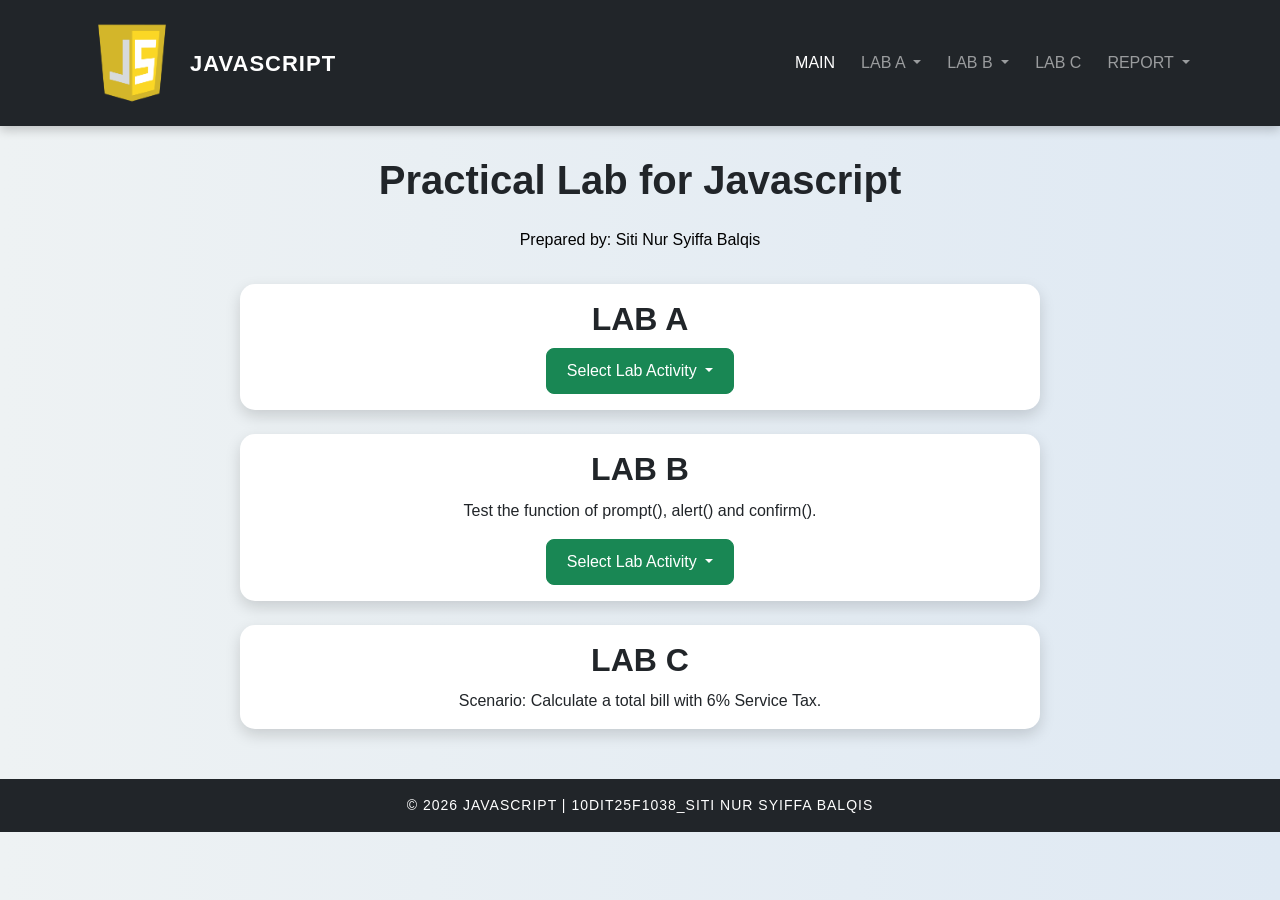
<file: index.html>
<!DOCTYPE html>
<html lang="en">

<head>
    <meta charset="UTF-8">
    <meta name="viewport" content="width=device-width, initial-scale=1.0">
    <title>JAVASCRIPT</title>

    <link href="https://cdn.jsdelivr.net/npm/bootstrap@5.3.8/dist/css/bootstrap.min.css" rel="stylesheet">

    <link rel="stylesheet" href="styles.css">
</head>

<body>

    <!-- Navbar -->
    <header>
        <nav class="navbar navbar-expand-lg navbar-dark bg-dark">
            <div class="container">

                <a class="navbar-brand d-flex align-items-center" href="index.html">
                    <img src="../IMG/javascript.webp" width="100" class="me-2"><span>JAVASCRIPT</span>
                </a>

                <button class="navbar-toggler" data-bs-toggle="collapse" data-bs-target="#menu">
                    <span class="navbar-toggler-icon"></span>
                </button>

                <!-- Main Page -->
                <div class="collapse navbar-collapse" id="menu">
                    <ul class="navbar-nav ms-auto">
                        <li class="nav-item"><a class="nav-link active" href="index.html">MAIN</a>
                        </li>

                        <!-- Lab A -->
                        <li class="nav-item dropdown">
                            <a class="nav-link dropdown-toggle" href="#" role="button" data-bs-toggle="dropdown"
                                aria-expanded="false">
                                LAB A
                            </a>
                            <ul class="dropdown-menu">
                                <li><a class="dropdown-item" href="Lab_1A.html">A-1</a></li>
                                <li><a class="dropdown-item" href="Lab_2A.html">A-2</a></li>
                                <li><a class="dropdown-item" href="Lab_3A.html">A-3</a></li>
                            </ul>
                        </li>

                        <!-- Lab B -->
                        <li class="nav-item dropdown">
                            <a class="nav-link dropdown-toggle" href="#" role="button" data-bs-toggle="dropdown"
                                aria-expanded="false">
                                LAB B
                            </a>
                            <ul class="dropdown-menu">
                                <li><a class="dropdown-item" href="Lab_1B.html">B-1</a></li>
                                <li><a class="dropdown-item" href="Lab_2B.html">B-2</a></li>
                            </ul>
                        </li>

                        <!-- Lab C -->
                        <li class="nav-item"><a class="nav-link" href="Lab_C.html">LAB C</a>
                        </li>

                        <!-- Report -->
                        <li class="nav-item dropdown">
                            <a class="nav-link dropdown-toggle" href="#" role="button" data-bs-toggle="dropdown"
                                aria-expanded="false">
                                REPORT
                            </a>
                            <ul class="dropdown-menu">
                                <li><a class="dropdown-item" href="../REPORT/Report_Lab_1A.pdf" target="_blank">LAB
                                        A-1</a></li>
                                <li><a class="dropdown-item" href="../REPORT/Report_Lab_2A.pdf" target="_blank">LAB
                                        A-2</a></li>
                                <li><a class="dropdown-item" href="../REPORT/Report_Lab_B.pdf" target="_blank">LAB B</a>
                                </li>
                                <li><a class="dropdown-item" href="../REPORT/Report_Lab_C.pdf" target="_blank">LAB C</a>
                                </li>
                            </ul>
                        </li>
                    </ul>
                </div>
            </div>
        </nav>
    </header>

    <h1 class="text-center">Practical Lab for Javascript</h1>
    <p class="text-black text-center p-3">Prepared by: Siti Nur Syiffa Balqis</p>

    <div class="d-flex flex-column align-items-center mt-1">
        <!-- LAB A -->
        <div class="card mb-4" style="width: 50rem;">
            <div class="card-body text-center">
                <h2 class="card-title">LAB A</h2>

                <div class="dropdown">
                    <button class="btn btn-success dropdown-toggle" type="button" data-bs-toggle="dropdown">
                        Select Lab Activity
                    </button>
                    <ul class="dropdown-menu">
                        <li><a class="dropdown-item" href="Lab_1A.html" target="_blank">A-1</a></li>
                        <li><a class="dropdown-item" href="Lab_2A.html" target="_blank">A-2</a></li>
                        <li><a class="dropdown-item" href="Lab_3A.html" target="_blank">A-3</a></li>
                    </ul>
                </div>

            </div>
        </div>

        <!-- LAB B -->
        <div class="card mb-4" style="width: 50rem;">
            <div class="card-body text-center">
                <h2 class="card-title">LAB B</h2>
                <p class="card-text">Test the function of prompt(), alert() and confirm().</p>

                <div class="dropdown">
                    <button class="btn btn-success dropdown-toggle" type="button" data-bs-toggle="dropdown">
                        Select Lab Activity
                    </button>
                    <ul class="dropdown-menu">
                        <li><a class="dropdown-item" href="Lab_1B.html" target="_blank">B-1</a></li>
                        <li><a class="dropdown-item" href="Lab_2B.html" target="_blank">B-2</a></li>
                    </ul>
                </div>

            </div>
        </div>

        <!-- box 3 -->
        <a href="Lab_C.html" style="text-decoration: none; color: inherit;">
            <div class="card" style="width: 50rem;">
                <div class="card-body text-center">
                    <h2 class="card-title">LAB C</h2>
                    <p class="card-text">Scenario: Calculate a total bill with 6% Service Tax.</p>
                </div>
            </div>
        </a>

        <!-- footer -->
        <footer class="bg-dark text-white text-center p-3 w-100">
            © 2026 JAVASCRIPT | 10DIT25F1038_SITI NUR SYIFFA BALQIS
        </footer>

        <script src="https://cdn.jsdelivr.net/npm/bootstrap@5.3.8/dist/js/bootstrap.bundle.min.js"></script>
</body>

</html>
</file>
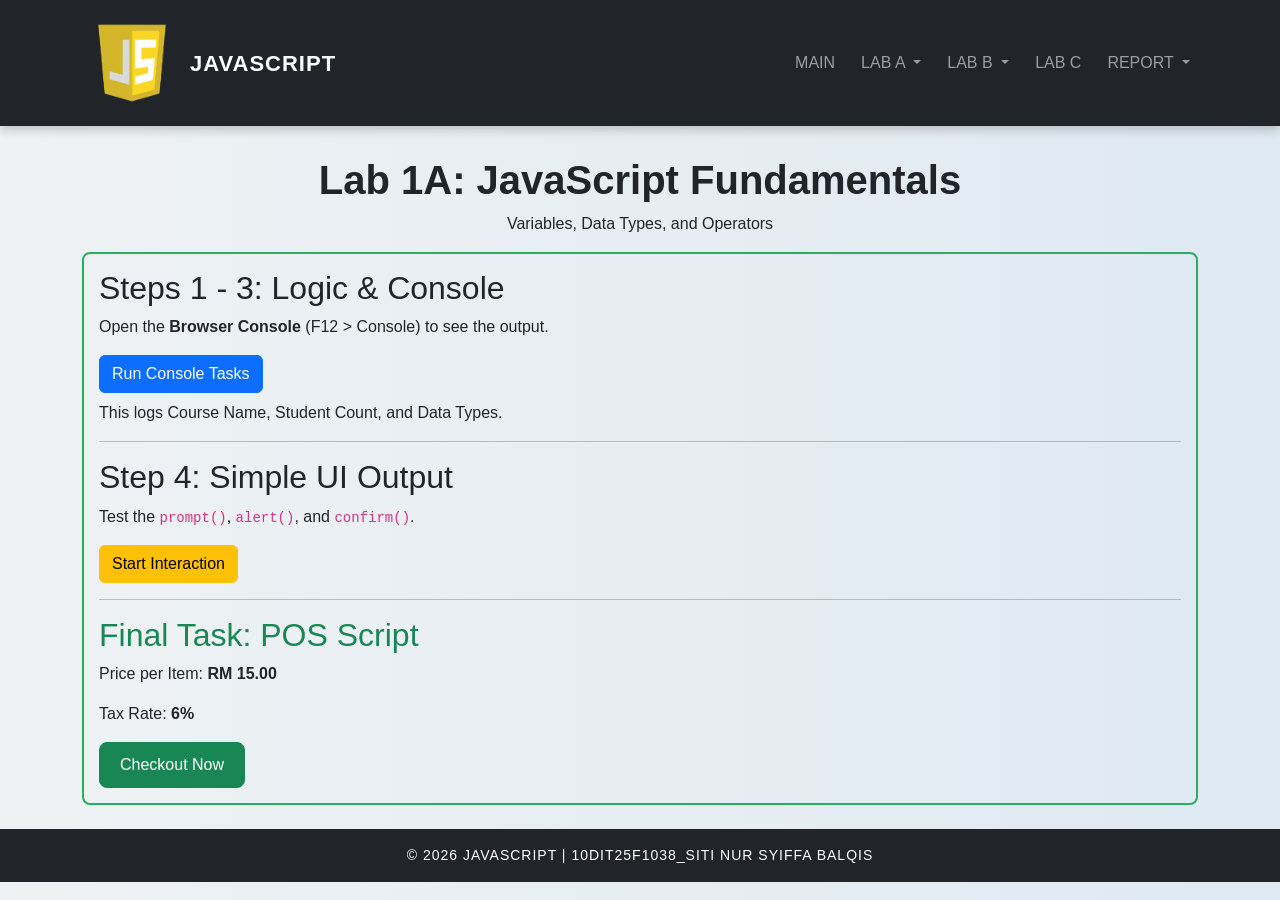
<file: Lab_1A.html>
<!DOCTYPE html>
<html lang="en">

<head>
    <meta charset="UTF-8">
    <meta name="viewport" content="width=device-width, initial-scale=1.0">
    <title>JavaScript Fundamentals</title>

    <link href="https://cdn.jsdelivr.net/npm/bootstrap@5.3.8/dist/css/bootstrap.min.css" rel="stylesheet">

    <link rel="stylesheet" href="styles.css">
</head>

<body>

    <!-- Navbar -->
    <header>
        <nav class="navbar navbar-expand-lg navbar-dark bg-dark">
            <div class="container">

                <a class="navbar-brand d-flex align-items-center" href="index.html">
                    <img src="javascript.webp" width="100" class="me-2"><span>JAVASCRIPT</span>
                </a>

                <button class="navbar-toggler" data-bs-toggle="collapse" data-bs-target="#menu">
                    <span class="navbar-toggler-icon"></span>
                </button>

                <!-- Main Page -->
                <div class="collapse navbar-collapse" id="menu">
                    <ul class="navbar-nav ms-auto">
                        <li class="nav-item"><a class="nav-link" href="index.html">MAIN</a>
                        </li>

                        <!-- Lab A -->
                        <li class="nav-item dropdown">
                            <a class="nav-link dropdown-toggle" href="#" role="button" data-bs-toggle="dropdown"
                                aria-expanded="false">
                                LAB A
                            </a>
                            <ul class="dropdown-menu">
                                <li><a class="dropdown-item active" href="Lab_1A.html">A-1</a></li>
                                <li><a class="dropdown-item" href="Lab_2A.html">A-2</a></li>
                                <li><a class="dropdown-item" href="Lab_3A.html">A-3</a></li>
                            </ul>
                        </li>

                        <!-- Lab B -->
                        <li class="nav-item dropdown">
                            <a class="nav-link dropdown-toggle" href="#" role="button" data-bs-toggle="dropdown"
                                aria-expanded="false">
                                LAB B
                            </a>
                            <ul class="dropdown-menu">
                                <li><a class="dropdown-item" href="Lab_1B.html">B-1</a></li>
                                <li><a class="dropdown-item" href="Lab_2B.html">B-2</a></li>
                            </ul>
                        </li>

                        <!-- Lab C -->
                        <li class="nav-item"><a class="nav-link" href="Lab_C.html">LAB C</a>
                        </li>

                        <!-- Report -->
                        <li class="nav-item dropdown">
                            <a class="nav-link dropdown-toggle" href="#" role="button" data-bs-toggle="dropdown"
                                aria-expanded="false">
                                REPORT
                            </a>
                            <ul class="dropdown-menu">
                                <li><a class="dropdown-item" href="Report_Lab_1A.pdf" target="_blank">LAB
                                        A-1</a></li>
                                <li><a class="dropdown-item" href="Report_Lab_2A.pdf" target="_blank">LAB
                                        A-2</a></li>
                                <li><a class="dropdown-item" href="Report_Lab_B.pdf" target="_blank">LAB B</a>
                                </li>
                                <li><a class="dropdown-item" href="Report_Lab_C.pdf" target="_blank">LAB C</a>
                                </li>
                            </ul>
                        </li>
                    </ul>
                </div>
            </div>
        </nav>
    </header>

    <!-- Lab Content -->
    <div class="container mt-4">

        <header>
            <h1 class="text-center">Lab 1A: JavaScript Fundamentals</h1>
            <p class="text-center">Variables, Data Types, and Operators</p>
        </header>

        <section class="lab-card" style="border:2px solid #27ae60; padding:15px; border-radius:8px">
            <h2>Steps 1 - 3: Logic & Console</h2>
            <p>Open the <strong>Browser Console</strong> (F12 > Console) to see the output.</p>
            <button class="btn btn-primary" onclick="runConsoleTasks()">Run Console Tasks</button>
            <p class="mt-2">This logs Course Name, Student Count, and Data Types.</p>
            <hr>
            <h2>Step 4: Simple UI Output</h2>
            <p>Test the <code>prompt()</code>, <code>alert()</code>, and <code>confirm()</code>.</p>
            <button class="btn btn-warning" onclick="runInteraction()">Start Interaction</button>
            <hr>
            <h2 class="text-success">Final Task: POS Script</h2>
            <p>Price per Item: <strong>RM 15.00</strong></p>
            <p>Tax Rate: <strong>6%</strong></p>

            <button class="btn btn-success" onclick="runPOS()">Checkout Now</button>

        </section>

    </div>

    <!-- Footer -->
    <footer class="bg-dark text-white text-center p-3 mt-4">
        © 2026 JAVASCRIPT | 10DIT25F1038_SITI NUR SYIFFA BALQIS
    </footer>

    <script>

        function runConsoleTasks() {

            const courseName = "Web Design Technology";
            let studentCount = 30;
            let isLabFinished = false;

            console.log("--- Step 1: Variables ---");
            console.log("Course:", courseName);
            console.log("Initial Students:", studentCount);

            let x = 10;
            let y = 3;

            console.log("--- Step 2: Arithmetic ---");
            console.log("Addition (10+3):", x + y);
            console.log("Remainder (10%3):", x % y);

            console.log("--- Step 3: Data Types ---");
            console.log("Type of courseName:", typeof courseName);
            console.log("Type of studentCount:", typeof studentCount);
            console.log("Type of isLabFinished:", typeof isLabFinished);

            alert("Check the console (F12)");

        }

        function runInteraction() {

            let username = prompt("What is your name?");

            if (username) {

                alert("Welcome to JS Lab, " + username + "!");

                let proceed = confirm("Do you want to start the lab?");
                console.log("User wants to proceed:", proceed);

            }

        }

        function runPOS() {

            const pricePerItem = 15;
            const taxRate = 0.06;

            let quantity = prompt("How many items do you want to buy?");

            if (quantity !== null && quantity !== "") {

                let qtyNumber = parseInt(quantity);

                if (!isNaN(qtyNumber) && qtyNumber > 0) {

                    let subtotal = pricePerItem * qtyNumber;
                    let totalTax = subtotal * taxRate;
                    let finalBill = subtotal + totalTax;

                    alert(
                        "Order Summary\n\n" +
                        "Quantity: " + qtyNumber + "\n" +
                        "Subtotal: RM " + subtotal.toFixed(2) + "\n" +
                        "Tax (6%): RM " + totalTax.toFixed(2) + "\n\n" +
                        "Total: RM " + finalBill.toFixed(2)
                    );

                } else {
                    alert("Invalid input");
                }

            }

        }

    </script>

    <script src="https://cdn.jsdelivr.net/npm/bootstrap@5.3.8/dist/js/bootstrap.bundle.min.js"></script>

</body>

</html>
</file>
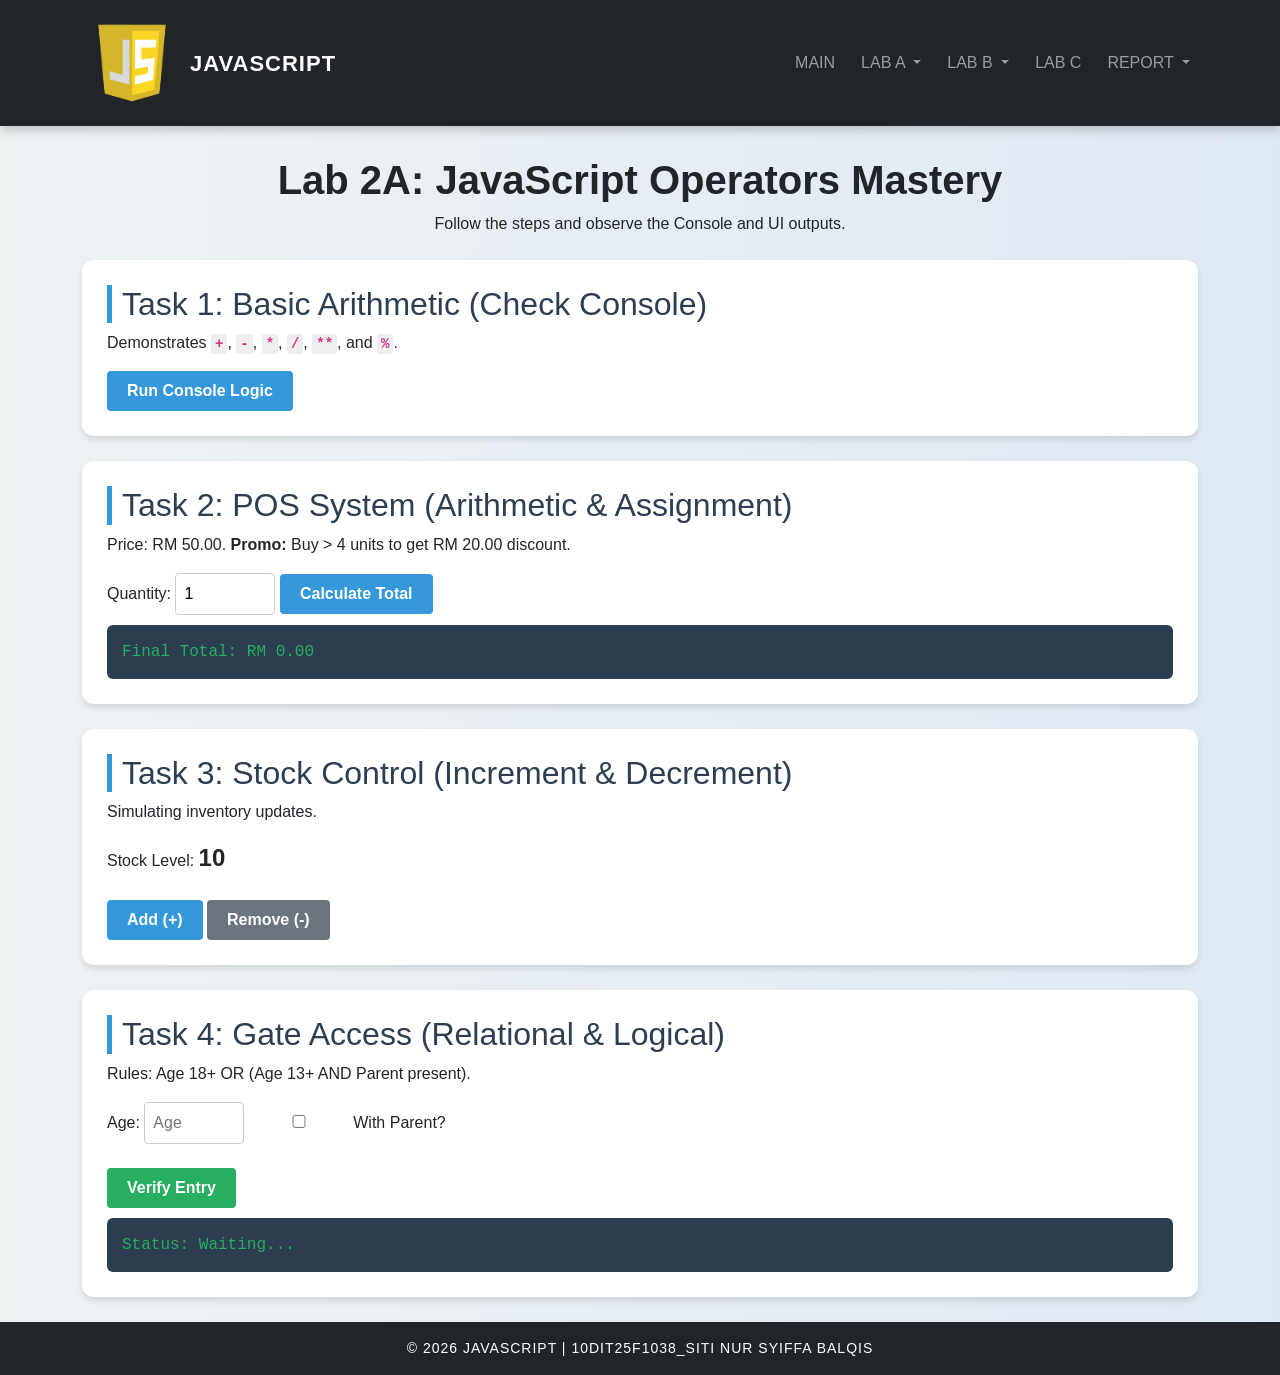
<file: Lab_2A.html>
<!DOCTYPE html>
<html lang="en">

<head>
    <meta charset="UTF-8">
    <meta name="viewport" content="width=device-width, initial-scale=1.0">
    <title>JavaScript Operators Mastery</title>

    <!-- Bootstrap CSS -->
    <link href="https://cdn.jsdelivr.net/npm/bootstrap@5.3.8/dist/css/bootstrap.min.css" rel="stylesheet">

    <link rel="stylesheet" href="styles.css">

    <style>
        section {
            background: white;
            padding: 25px;
            border-radius: 12px;
            margin-bottom: 25px;
            box-shadow: 0 4px 6px rgba(0, 0, 0, 0.1);
        }

        h2 {
            color: #2c3e50;
            border-left: 5px solid #3498db;
            padding-left: 10px;
            margin-top: 0;
        }

        .output-box {
            background: #2c3e50;
            color: #27ae60;
            padding: 15px;
            border-radius: 6px;
            font-family: 'Courier New', monospace;
            margin-top: 10px;
        }

        .short-note {
            background: #fff3cd;
            color: #856404;
            padding: 15px;
            border-radius: 6px;
            margin-top: 15px;
            border-left: 5px solid #ffc107;
            display: none;
            font-size: 0.9rem;
        }

        input {
            padding: 8px;
            width: 100px;
            border-radius: 4px;
            border: 1px solid #ccc;
        }

        button {
            padding: 8px 20px;
            background: #3498db;
            color: white;
            border: none;
            border-radius: 4px;
            cursor: pointer;
            font-weight: bold;
        }

        button:hover {
            background: #2980b9;
        }

        code {
            background: #eee;
            padding: 2px 4px;
            border-radius: 3px;
            font-weight: bold;
            color: #d63384;
        }
    </style>
</head>

<body>

    <!-- Navbar -->
    <header>
        <nav class="navbar navbar-expand-lg navbar-dark bg-dark">
            <div class="container">

                <a class="navbar-brand d-flex align-items-center" href="index.html">
                    <img src="../IMG/javascript.webp" width="100" class="me-2"><span>JAVASCRIPT</span>
                </a>

                <button class="navbar-toggler" data-bs-toggle="collapse" data-bs-target="#menu">
                    <span class="navbar-toggler-icon"></span>
                </button>

                <!-- Main Page -->
                <div class="collapse navbar-collapse" id="menu">
                    <ul class="navbar-nav ms-auto">
                        <li class="nav-item"><a class="nav-link" href="index.html">MAIN</a>
                        </li>

                        <!-- Lab A -->
                        <li class="nav-item dropdown">
                            <a class="nav-link dropdown-toggle" href="#" role="button" data-bs-toggle="dropdown"
                                aria-expanded="false">
                                LAB A
                            </a>
                            <ul class="dropdown-menu">
                                <li><a class="dropdown-item" href="Lab_1A.html">A-1</a></li>
                                <li><a class="dropdown-item active" href="Lab_2A.html">A-2</a></li>
                                <li><a class="dropdown-item" href="Lab_3A.html">A-3</a></li>
                            </ul>
                        </li>

                        <!-- Lab B -->
                        <li class="nav-item dropdown">
                            <a class="nav-link dropdown-toggle" href="#" role="button" data-bs-toggle="dropdown"
                                aria-expanded="false">
                                LAB B
                            </a>
                            <ul class="dropdown-menu">
                                <li><a class="dropdown-item" href="Lab_1B.html">B-1</a></li>
                                <li><a class="dropdown-item" href="Lab_2B.html">B-2</a></li>
                            </ul>
                        </li>

                        <!-- Lab C -->
                        <li class="nav-item"><a class="nav-link" href="Lab_C.html">LAB C</a>
                        </li>

                        <!-- Report -->
                        <li class="nav-item dropdown">
                            <a class="nav-link dropdown-toggle" href="#" role="button" data-bs-toggle="dropdown"
                                aria-expanded="false">
                                REPORT
                            </a>
                            <ul class="dropdown-menu">
                                <li><a class="dropdown-item" href="../REPORT/Report_Lab_1A.pdf" target="_blank">LAB
                                        A-1</a></li>
                                <li><a class="dropdown-item" href="../REPORT/Report_Lab_2A.pdf" target="_blank">LAB
                                        A-2</a></li>
                                <li><a class="dropdown-item" href="../REPORT/Report_Lab_B.pdf" target="_blank">LAB B</a>
                                </li>
                                <li><a class="dropdown-item" href="../REPORT/Report_Lab_C.pdf" target="_blank">LAB C</a>
                                </li>
                            </ul>
                        </li>
                    </ul>
                </div>
            </div>
        </nav>
    </header>

    <div class="container mt-4">

        <header class="text-center mb-4">
            <h1>Lab 2A: JavaScript Operators Mastery</h1>
            <p>Follow the steps and observe the Console and UI outputs.</p>
        </header>

        <!-- Task 1 -->
        <section>
            <h2>Task 1: Basic Arithmetic (Check Console)</h2>
            <p>Demonstrates <code>+</code>, <code>-</code>, <code>*</code>,
                <code>/</code>, <code>**</code>, and <code>%</code>.
            </p>
            <button onclick="runTask1()">Run Console Logic</button>
        </section>

        <!-- Task 2 -->
        <section>
            <h2>Task 2: POS System (Arithmetic & Assignment)</h2>
            <p>Price: RM 50.00. <strong>Promo:</strong> Buy > 4 units to get RM 20.00 discount.</p>
            Quantity: <input type="number" id="qty" value="1">
            <button onclick="runTask2()">Calculate Total</button>
            <div id="outPOS" class="output-box">Final Total: RM 0.00</div>
            <div id="notePOS" class="short-note"></div>
        </section>

        <!-- Task 3 -->
        <section>
            <h2>Task 3: Stock Control (Increment & Decrement)</h2>
            <p>Simulating inventory updates.</p>
            Stock Level: <span id="stockVal" style="font-size: 1.5rem; font-weight: bold;">10</span><br><br>
            <button onclick="runTask3('inc')">Add (+)</button>
            <button onclick="runTask3('dec')" style="background:#6c757d;">Remove (-)</button>
            <div id="noteStock" class="short-note"></div>
        </section>

        <!-- Task 4 -->
        <section>
            <h2>Task 4: Gate Access (Relational & Logical)</h2>
            <p>Rules: Age 18+ OR (Age 13+ AND Parent present).</p>
            Age: <input type="number" id="age" placeholder="Age">
            <label><input type="checkbox" id="parent"> With Parent?</label><br><br>
            <button onclick="runTask4()" style="background:#27ae60;">Verify Entry</button>
            <div id="outSecurity" class="output-box">Status: Waiting...</div>
            <div id="noteSecurity" class="short-note"></div>
        </section>

    </div>

    <!-- JavaScript -->
    <script>
        let stock = 10;

        function showNote(id, text) {
            const noteDiv = document.getElementById(id);
            noteDiv.style.display = 'block';
            noteDiv.innerHTML = text;
        }

        function runTask1() {
            console.log("--- Task 1: Arithmetic Operations ---");

            let students = 31;
            let power = 10 ** 2;
            let remainder = 31 % 2;

            console.log("Final Student Count: " + students);
            console.log("10 to the power of 2: " + power);
            console.log("Remainder of 31/2: " + remainder);

            alert("Check Browser Console (F12) for results!");
        }

        function runTask2() {
            let price = 50;
            let qty = parseInt(document.getElementById('qty').value);

            let total = price * qty;

            let note = "<b>Subtopic (a) Arithmetic:</b> <code>*</code> multiplied "
                + price + " by " + qty + ".<br>";

            if (qty > 4) {
                total -= 20;
                note += "<b>Subtopic (b) Assignment:</b> <code>-=</code> subtracted RM20 discount.";
            }

            document.getElementById('outPOS').textContent =
                "Final Total: RM " + total.toFixed(2);

            showNote('notePOS', note);
        }

        function runTask3(type) {
            let note = "";

            if (type === 'inc') {
                stock++;
                note = "<b>Subtopic (c) Increment:</b> <code>++</code> increased stock by 1.";
            } else {
                stock--;
                note = "<b>Subtopic (c) Decrement:</b> <code>--</code> decreased stock by 1.";
            }

            document.getElementById("stockVal").textContent = stock;
            showNote("noteStock", note);
        }

        function runTask4() {
            let age = parseInt(document.getElementById("age").value);
            let hasParent = document.getElementById("parent").checked;
            let status = document.getElementById("outSecurity");

            if (isNaN(age)) {
                alert("Please enter a valid age.");
                return;
            }

            let isEligible = (age >= 18) || (age >= 13 && hasParent);

            status.textContent = isEligible
                ? "Status: ACCESS GRANTED"
                : "Status: ACCESS DENIED";

            status.style.color = isEligible ? "#27ae60" : "#e74c3c";

            let note = "<b>Subtopic (d) Relational:</b> <code>>=</code> compared age (" + age + ").<br>";
            note += "<b>Subtopic (e) Logical:</b> Used <code>||</code> and <code>&&</code>.";

            showNote("noteSecurity", note);
        }
    </script>

    <!-- Bootstrap JS -->
    <script src="https://cdn.jsdelivr.net/npm/bootstrap@5.3.8/dist/js/bootstrap.bundle.min.js"></script>

    <!-- Footer -->
    <footer class="bg-dark text-white text-center p-3 mt-4">
        © 2026 JAVASCRIPT | 10DIT25F1038_SITI NUR SYIFFA BALQIS
    </footer>

</body>

</html>
</file>
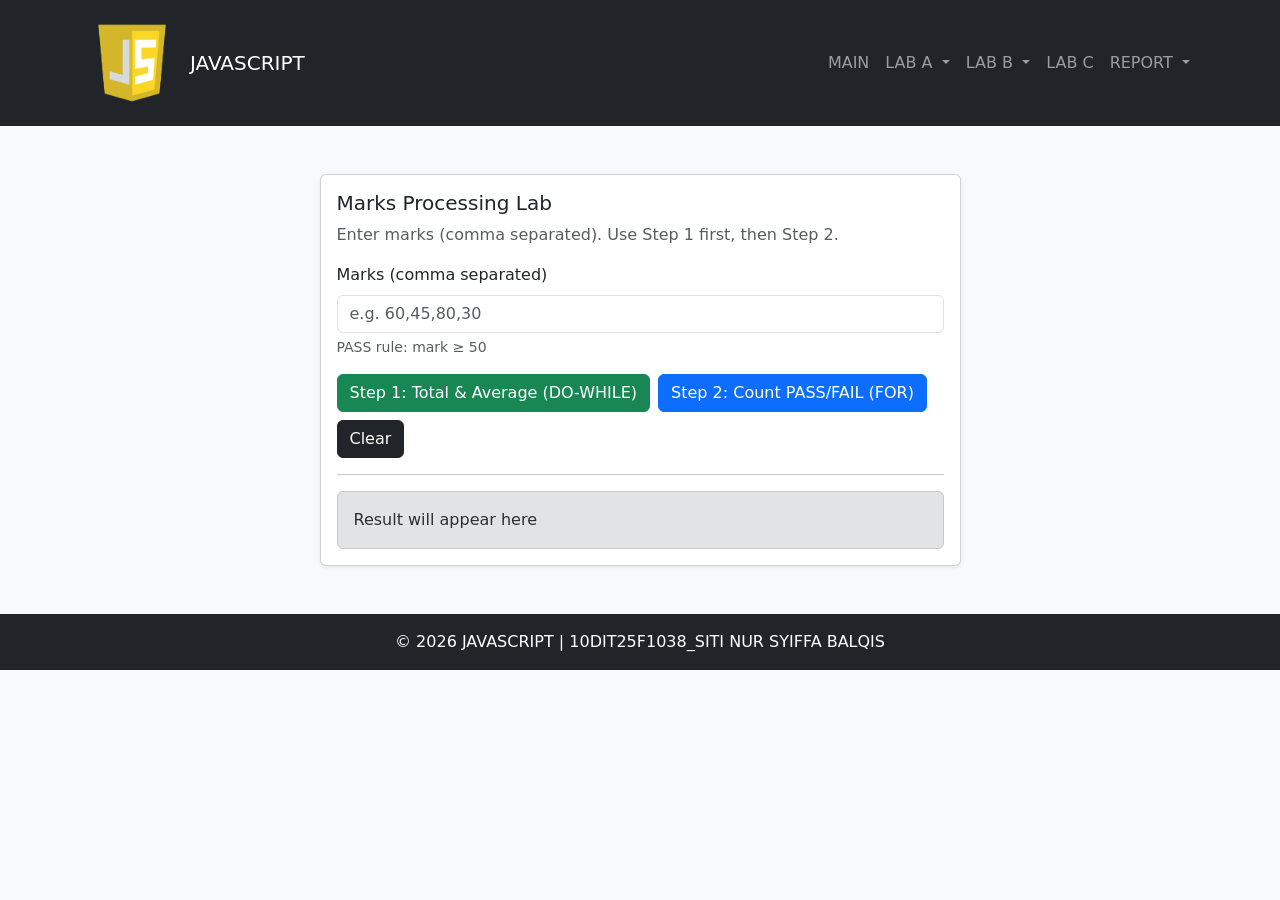
<file: Lab_2B.html>
<!DOCTYPE html>
<html lang="en">

<head>
  <meta charset="UTF-8">
  <meta name="viewport" content="width=device-width, initial-scale=1.0">
  <title>Marks Processing Lab</title>

  <!-- Bootstrap CDN CSS -->
  <link href="https://cdn.jsdelivr.net/npm/bootstrap@5.3.2/dist/css/bootstrap.min.css" rel="stylesheet">
</head>

<body class="bg-light">

  <!-- Navbar -->
  <header>
    <nav class="navbar navbar-expand-lg navbar-dark bg-dark">
      <div class="container">

        <a class="navbar-brand d-flex align-items-center" href="index.html">
          <img src="../IMG/javascript.webp" width="100" class="me-2"><span>JAVASCRIPT</span>
        </a>

        <button class="navbar-toggler" data-bs-toggle="collapse" data-bs-target="#menu">
          <span class="navbar-toggler-icon"></span>
        </button>

        <!-- Main Page -->
        <div class="collapse navbar-collapse" id="menu">
          <ul class="navbar-nav ms-auto">
            <li class="nav-item"><a class="nav-link" href="index.html">MAIN</a>
            </li>

            <!-- Lab A -->
            <li class="nav-item dropdown">
              <a class="nav-link dropdown-toggle" href="#" role="button" data-bs-toggle="dropdown"
                aria-expanded="false">
                LAB A
              </a>
              <ul class="dropdown-menu">
                <li><a class="dropdown-item" href="Lab_1A.html">A-1</a></li>
                <li><a class="dropdown-item" href="Lab_2A.html">A-2</a></li>
                <li><a class="dropdown-item" href="Lab_3A.html">A-3</a></li>
              </ul>
            </li>

            <!-- Lab B -->
            <li class="nav-item dropdown">
              <a class="nav-link dropdown-toggle" href="#" role="button" data-bs-toggle="dropdown"
                aria-expanded="false">
                LAB B
              </a>
              <ul class="dropdown-menu">
                <li><a class="dropdown-item" href="Lab_1B.html">B-1</a></li>
                <li><a class="dropdown-item active" href="Lab_2B.html">B-2</a></li>
              </ul>
            </li>

            <!-- Lab C -->
            <li class="nav-item"><a class="nav-link" href="Lab_C.html">LAB C</a>
            </li>

            <!-- Report -->
            <li class="nav-item dropdown">
              <a class="nav-link dropdown-toggle" href="#" role="button" data-bs-toggle="dropdown"
                aria-expanded="false">
                REPORT
              </a>
              <ul class="dropdown-menu">
                <li><a class="dropdown-item" href="../REPORT/Report_Lab_1A.pdf" target="_blank">LAB A-1</a></li>
                <li><a class="dropdown-item" href="../REPORT/Report_Lab_2A.pdf" target="_blank">LAB A-2</a></li>
                <li><a class="dropdown-item" href="../REPORT/Report_Lab_B.pdf" target="_blank">LAB B</a></li>
                <li><a class="dropdown-item" href="../REPORT/Report_Lab_C.pdf" target="_blank">LAB C</a></li>
              </ul>
            </li>
          </ul>
        </div>
      </div>
    </nav>
  </header>

  <div class="container py-5">
    <div class="row justify-content-center">
      <div class="col-lg-7">

        <div class="card shadow-sm">
          <div class="card-body">
            <h1 class="h5 mb-2">Marks Processing Lab</h1>
            <p class="text-muted mb-3">
              Enter marks (comma separated). Use Step 1 first, then Step 2.
            </p>

            <div class="mb-3">
              <label class="form-label">Marks (comma separated)</label>
              <input type="text" id="marks" class="form-control" placeholder="e.g. 60,45,80,30">
              <div class="form-text">PASS rule: mark ≥ 50</div>
            </div>

            <div class="d-flex flex-wrap gap-2">
              <button id="btnDoWhile" class="btn btn-success">Step 1: Total & Average (DO-WHILE)</button>
              <button id="btnFor" class="btn btn-primary">Step 2: Count PASS/FAIL (FOR)</button>
              <button id="btnClear" class="btn btn-dark">Clear</button>
            </div>

            <hr>

            <div id="output" class="alert alert-secondary mb-0">
              Result will appear here
            </div>
          </div>
        </div>

      </div>
    </div>
  </div>

  <!-- footer -->
  <footer class="bg-dark text-white text-center p-3 w-100">
    © 2026 JAVASCRIPT | 10DIT25F1038_SITI NUR SYIFFA BALQIS
  </footer>

  <!-- Bootstrap JS (for components) -->
  <script src="https://cdn.jsdelivr.net/npm/bootstrap@5.3.2/dist/js/bootstrap.bundle.min.js"></script>

  <!-- JS file -->
  <script src="script.js"></script>
</body>

</html>
</file>
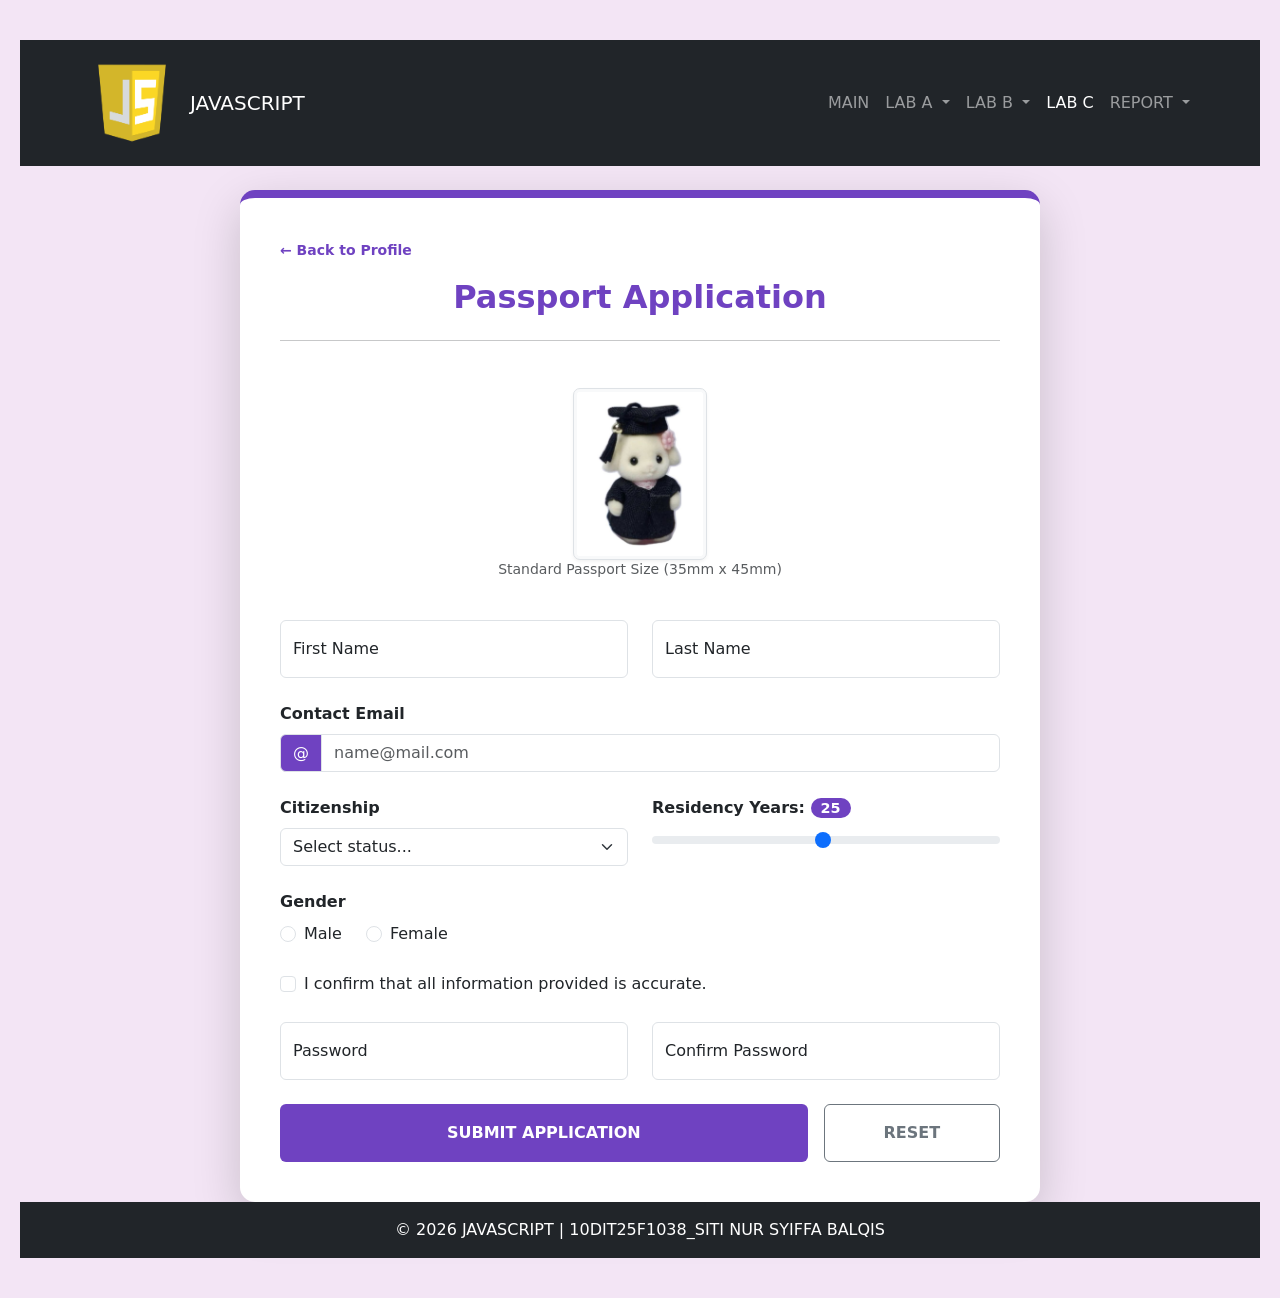
<file: Lab_C.html>
<!DOCTYPE html>
<html lang="en">

<head>
    <meta charset="UTF-8">
    <meta name="viewport" content="width=device-width, initial-scale=1.0">
    <title>Passport Application Form</title>

    <link href="https://cdn.jsdelivr.net/npm/bootstrap@5.3.0/dist/css/bootstrap.min.css" rel="stylesheet">

    <style>
        :root {
            --primary-purple: #6f42c1;
            --hover-purple: #59359a;
            --light-purple: #f3e5f5;
        }

        body {
            background-color: var(--light-purple);
            padding: 40px 20px;
        }

        .form-container {
            max-width: 800px;
            margin: auto;
            background: white;
            padding: 40px;
            border-radius: 15px;
            border-top: 8px solid var(--primary-purple);
        }

        .text-purple {
            color: var(--primary-purple);
        }

        .bg-purple {
            background-color: var(--primary-purple) !important;
        }

        .btn-purple {
            background-color: var(--primary-purple);
            color: white;
        }

        .btn-purple:hover {
            background-color: var(--hover-purple);
            color: white;
        }

        .passport-photo {
            width: 3.5cm;
            height: 4.5cm;
            object-fit: cover;
            border: 3px solid #f8f9fa;
            outline: 1px solid #dee2e6;
            display: block;
            margin: auto;
        }

        .form-control:focus,
        .form-select:focus {
            border-color: var(--primary-purple);
            box-shadow: 0 0 0 .25rem rgba(111, 66, 193, .25);
        }

        #rangeValue {
            background-color: var(--primary-purple);
            color: white;
            padding: 2px 10px;
            border-radius: 10px;
            font-size: .9rem;
        }

        #successMessage {
            display: none;
        }
    </style>
</head>

<body>

    <!-- NAVBAR -->

    <!-- Navbar -->
    <header>
        <nav class="navbar navbar-expand-lg navbar-dark bg-dark">
            <div class="container">

                <a class="navbar-brand d-flex align-items-center" href="index.html">
                    <img src="../IMG/javascript.webp" width="100" class="me-2"><span>JAVASCRIPT</span>
                </a>

                <button class="navbar-toggler" data-bs-toggle="collapse" data-bs-target="#menu">
                    <span class="navbar-toggler-icon"></span>
                </button>

                <!-- Main Page -->
                <div class="collapse navbar-collapse" id="menu">
                    <ul class="navbar-nav ms-auto">
                        <li class="nav-item"><a class="nav-link" href="index.html">MAIN</a>
                        </li>

                        <!-- Lab A -->
                        <li class="nav-item dropdown">
                            <a class="nav-link dropdown-toggle" href="#" role="button" data-bs-toggle="dropdown"
                                aria-expanded="false">
                                LAB A
                            </a>
                            <ul class="dropdown-menu">
                                <li><a class="dropdown-item" href="Lab_1A.html">A-1</a></li>
                                <li><a class="dropdown-item" href="Lab_2A.html">A-2</a></li>
                                <li><a class="dropdown-item" href="Lab_3A.html">A-3</a></li>
                            </ul>
                        </li>

                        <!-- Lab B -->
                        <li class="nav-item dropdown">
                            <a class="nav-link dropdown-toggle" href="#" role="button" data-bs-toggle="dropdown"
                                aria-expanded="false">
                                LAB B
                            </a>
                            <ul class="dropdown-menu">
                                <li><a class="dropdown-item" href="Lab_1B.html">B-1</a></li>
                                <li><a class="dropdown-item" href="Lab_2B.html">B-2</a></li>
                            </ul>
                        </li>

                        <!-- Lab C -->
                        <li class="nav-item"><a class="nav-link active" href="Lab_C.html">LAB C</a>
                        </li>

                        <!-- Report -->
                        <li class="nav-item dropdown">
                            <a class="nav-link dropdown-toggle" href="#" role="button" data-bs-toggle="dropdown"
                                aria-expanded="false">
                                REPORT
                            </a>
                            <ul class="dropdown-menu">
                                <li><a class="dropdown-item" href="../REPORT/Report_Lab_1A.pdf" target="_blank">LAB
                                        A-1</a></li>
                                <li><a class="dropdown-item" href="../REPORT/Report_Lab_2A.pdf" target="_blank">LAB
                                        A-2</a></li>
                                <li><a class="dropdown-item" href="../REPORT/Report_Lab_B.pdf" target="_blank">LAB B</a>
                                </li>
                                <li><a class="dropdown-item" href="../REPORT/Report_Lab_C.pdf" target="_blank">LAB C</a>
                                </li>
                            </ul>
                        </li>
                    </ul>
                </div>
            </div>
        </nav>
    </header>


    <!-- FORM -->

    <div class="container mt-4">

        <div class="form-container shadow-lg">

            <div class="mb-3">
                <a href="LAB2_1.html" class="text-decoration-none text-purple small fw-bold">
                    ← Back to Profile
                </a>
            </div>

            <h2 class="text-center fw-bold text-purple mb-4">
                Passport Application
            </h2>

            <hr class="mb-5">

            <div id="successMessage" class="alert alert-success alert-dismissible fade show">
                <strong>Success!</strong> Your application has been validated and submitted.
                <button type="button" class="btn-close" data-bs-dismiss="alert"></button>
            </div>

            <form id="passportForm" class="row g-4 needs-validation" novalidate>

                <!-- PHOTO -->

                <div class="col-12 text-center">
                    <img src="../IMG/me.jpeg" class="passport-photo rounded shadow-sm">
                    <p class="text-muted small">Standard Passport Size (35mm x 45mm)</p>
                </div>

                <!-- NAME -->

                <div class="col-md-6">
                    <div class="form-floating">
                        <input type="text" class="form-control" id="firstName" placeholder="First Name" required>
                        <label for="firstName">First Name</label>
                        <div class="invalid-feedback">First name required</div>
                    </div>
                </div>

                <div class="col-md-6">
                    <div class="form-floating">
                        <input type="text" class="form-control" id="lastName" placeholder="Last Name" required>
                        <label for="lastName">Last Name</label>
                        <div class="invalid-feedback">Last name required</div>
                    </div>
                </div>

                <!-- EMAIL -->

                <div class="col-12">
                    <label class="form-label fw-bold">Contact Email</label>

                    <div class="input-group has-validation">

                        <span class="input-group-text bg-purple text-white">@</span>

                        <input type="email" class="form-control" id="userEmail" placeholder="name@mail.com" required>

                        <div class="invalid-feedback">
                            Please enter valid email
                        </div>

                    </div>
                </div>

                <!-- CITIZENSHIP -->

                <div class="col-md-6">

                    <label class="form-label fw-bold">Citizenship</label>

                    <select class="form-select" id="citizenStatus" required>

                        <option selected disabled value="">
                            Select status...
                        </option>

                        <option>Citizen</option>
                        <option>Permanent Resident</option>

                    </select>

                    <div class="invalid-feedback">
                        Selection required
                    </div>

                </div>

                <!-- RANGE -->

                <div class="col-md-6">

                    <label class="form-label fw-bold">

                        Residency Years:
                        <span id="rangeValue">25</span>

                    </label>

                    <input type="range" class="form-range" min="1" max="50" value="25" id="yearsResidency">

                </div>

                <!-- GENDER -->

                <div class="col-12">

                    <label class="form-label fw-bold">
                        Gender
                    </label>

                    <div class="d-flex gap-4">

                        <div class="form-check">
                            <input class="form-check-input" type="radio" name="gender" id="male" required>
                            <label class="form-check-label">Male</label>
                        </div>

                        <div class="form-check">
                            <input class="form-check-input" type="radio" name="gender" id="female" required>
                            <label class="form-check-label">Female</label>
                        </div>

                    </div>

                    <div class="invalid-feedback">
                        Please select gender
                    </div>

                </div>

                <!-- AGREEMENT -->

                <div class="col-12">

                    <div class="form-check">

                        <input class="form-check-input" type="checkbox" id="invalidCheck" required>

                        <label class="form-check-label">
                            I confirm that all information provided is accurate.
                        </label>

                        <div class="invalid-feedback">
                            You must agree before submitting.
                        </div>

                    </div>

                </div>

                <!-- PASSWORD -->

                <div class="col-md-6">

                    <div class="form-floating">

                        <input type="password" class="form-control" id="password" placeholder="Password" required>

                        <label>Password</label>

                        <div class="invalid-feedback">
                            Please enter password
                        </div>

                    </div>

                </div>

                <div class="col-md-6">

                    <div class="form-floating">

                        <input type="password" class="form-control" id="confirmPassword" placeholder="Confirm Password"
                            required>

                        <label>Confirm Password</label>

                        <div class="invalid-feedback">
                            Passwords do not match
                        </div>

                    </div>

                </div>

                <!-- BUTTONS -->

                <div class="col-12 mt-4 d-flex justify-content-center gap-3">

                    <button class="btn btn-purple w-75 py-3 fw-bold" type="submit">
                        SUBMIT APPLICATION
                    </button>

                    <button class="btn btn-outline-secondary w-25 py-3 fw-bold" type="reset" id="resetBtn">
                        RESET
                    </button>

                </div>

            </form>
        </div>
    </div>


    <!-- JAVASCRIPT -->

    <script>

        (function () {

            'use strict'

            const form = document.getElementById('passportForm')
            const successDiv = document.getElementById('successMessage')

            const rangeInput = document.getElementById('yearsResidency')
            const rangeValue = document.getElementById('rangeValue')

            const password = document.getElementById('password')
            const confirmPassword = document.getElementById('confirmPassword')

            rangeInput.addEventListener('input', function () {
                rangeValue.textContent = this.value
            })

            function validatePassword() {

                if (password.value !== confirmPassword.value) {

                    confirmPassword.setCustomValidity("Passwords do not match")

                } else {

                    confirmPassword.setCustomValidity("")

                }

            }

            password.addEventListener('change', validatePassword)
            confirmPassword.addEventListener('keyup', validatePassword)

            form.addEventListener('submit', function (event) {

                validatePassword()

                if (!form.checkValidity()) {

                    event.preventDefault()
                    event.stopPropagation()
                    successDiv.style.display = 'none'

                } else {

                    event.preventDefault()
                    successDiv.style.display = 'block'
                    window.scrollTo({ top: 0, behavior: 'smooth' })

                }

                form.classList.add('was-validated')

            })

            document.getElementById('resetBtn').addEventListener('click', function () {

                form.classList.remove('was-validated')
                successDiv.style.display = 'none'
                rangeValue.textContent = "25"

            })

        })()

    </script>

    <!-- footer -->
    <footer class="bg-dark text-white text-center p-3 w-100">
        © 2026 JAVASCRIPT | 10DIT25F1038_SITI NUR SYIFFA BALQIS
    </footer>

    <script src="https://cdn.jsdelivr.net/npm/bootstrap@5.3.0/dist/js/bootstrap.bundle.min.js"></script>

</body>

</html>
</file>
<file: styles.css>
/* Page background */
body {
    background: linear-gradient(to right, #eef2f3, #dfe9f3);
    font-family: Arial, Helvetica, sans-serif;
}

/* Navbar styling */
.navbar {
    box-shadow: 0 4px 10px rgba(0, 0, 0, 0.2);
}

.navbar-brand span {
    font-weight: bold;
    font-size: 22px;
    letter-spacing: 1px;
}

.navbar-nav .nav-link {
    font-size: 16px;
    margin-left: 10px;
    transition: 0.3s;
}

/* Navbar hover effect */
.navbar-nav .nav-link:hover {
    color: #ffc107 !important;
    transform: scale(1.05);
}

/* Dropdown menu */
.dropdown-menu {
    border-radius: 10px;
    box-shadow: 0 5px 15px rgba(0, 0, 0, 0.2);
}

/* Page title */
h1 {
    font-weight: bold;
    margin-top: 30px;
}

/* Card styling */
.card {
    border: none;
    border-radius: 15px;
    box-shadow: 0 6px 15px rgba(0, 0, 0, 0.15);
    transition: all 0.3s ease;
}

/* Card hover animation */
.card:hover {
    transform: translateY(-6px);
    box-shadow: 0 12px 25px rgba(0, 0, 0, 0.25);
}

/* Card title */
.card-title {
    font-weight: bold;
    margin-bottom: 10px;
}

/* Button styling */
.btn-success {
    padding: 10px 20px;
    border-radius: 8px;
    font-weight: 500;
}

/* Footer */
footer {
    margin-top: 50px;
    font-size: 14px;
    letter-spacing: 1px;
}
</file>
